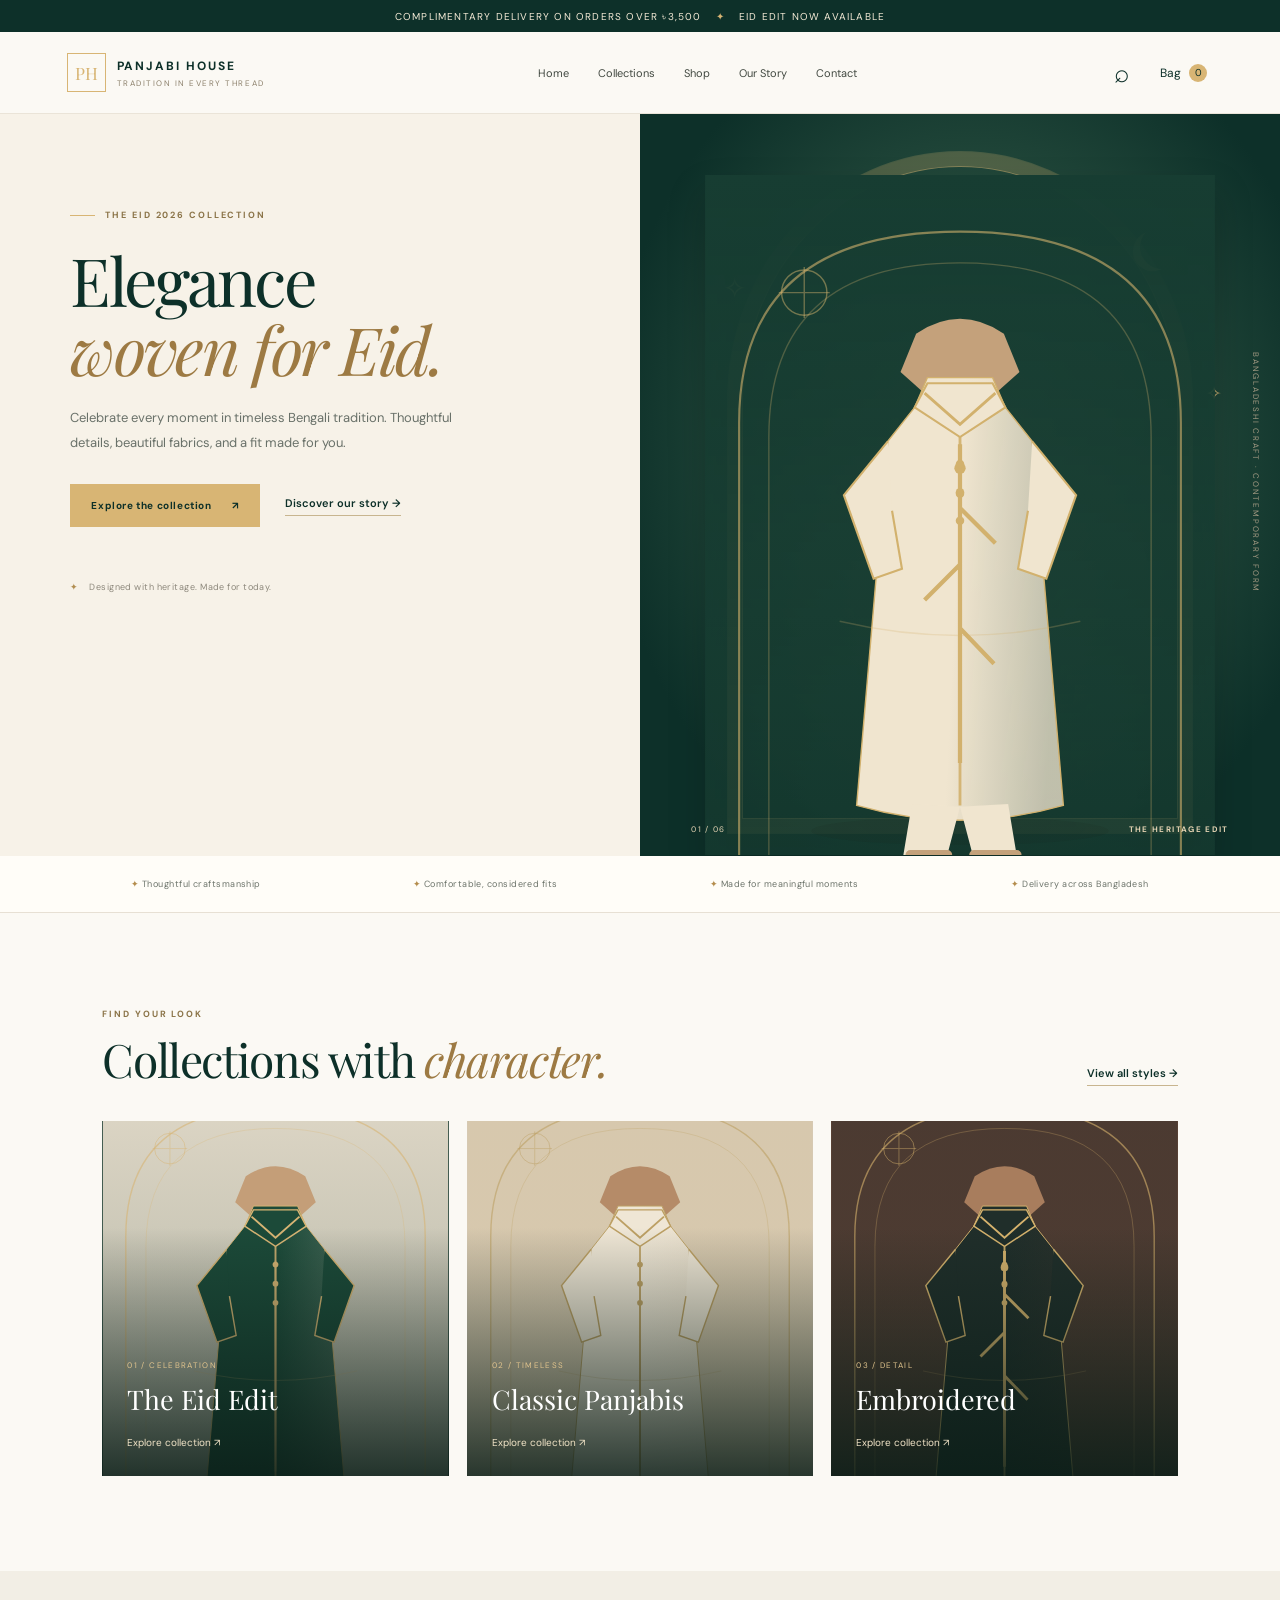
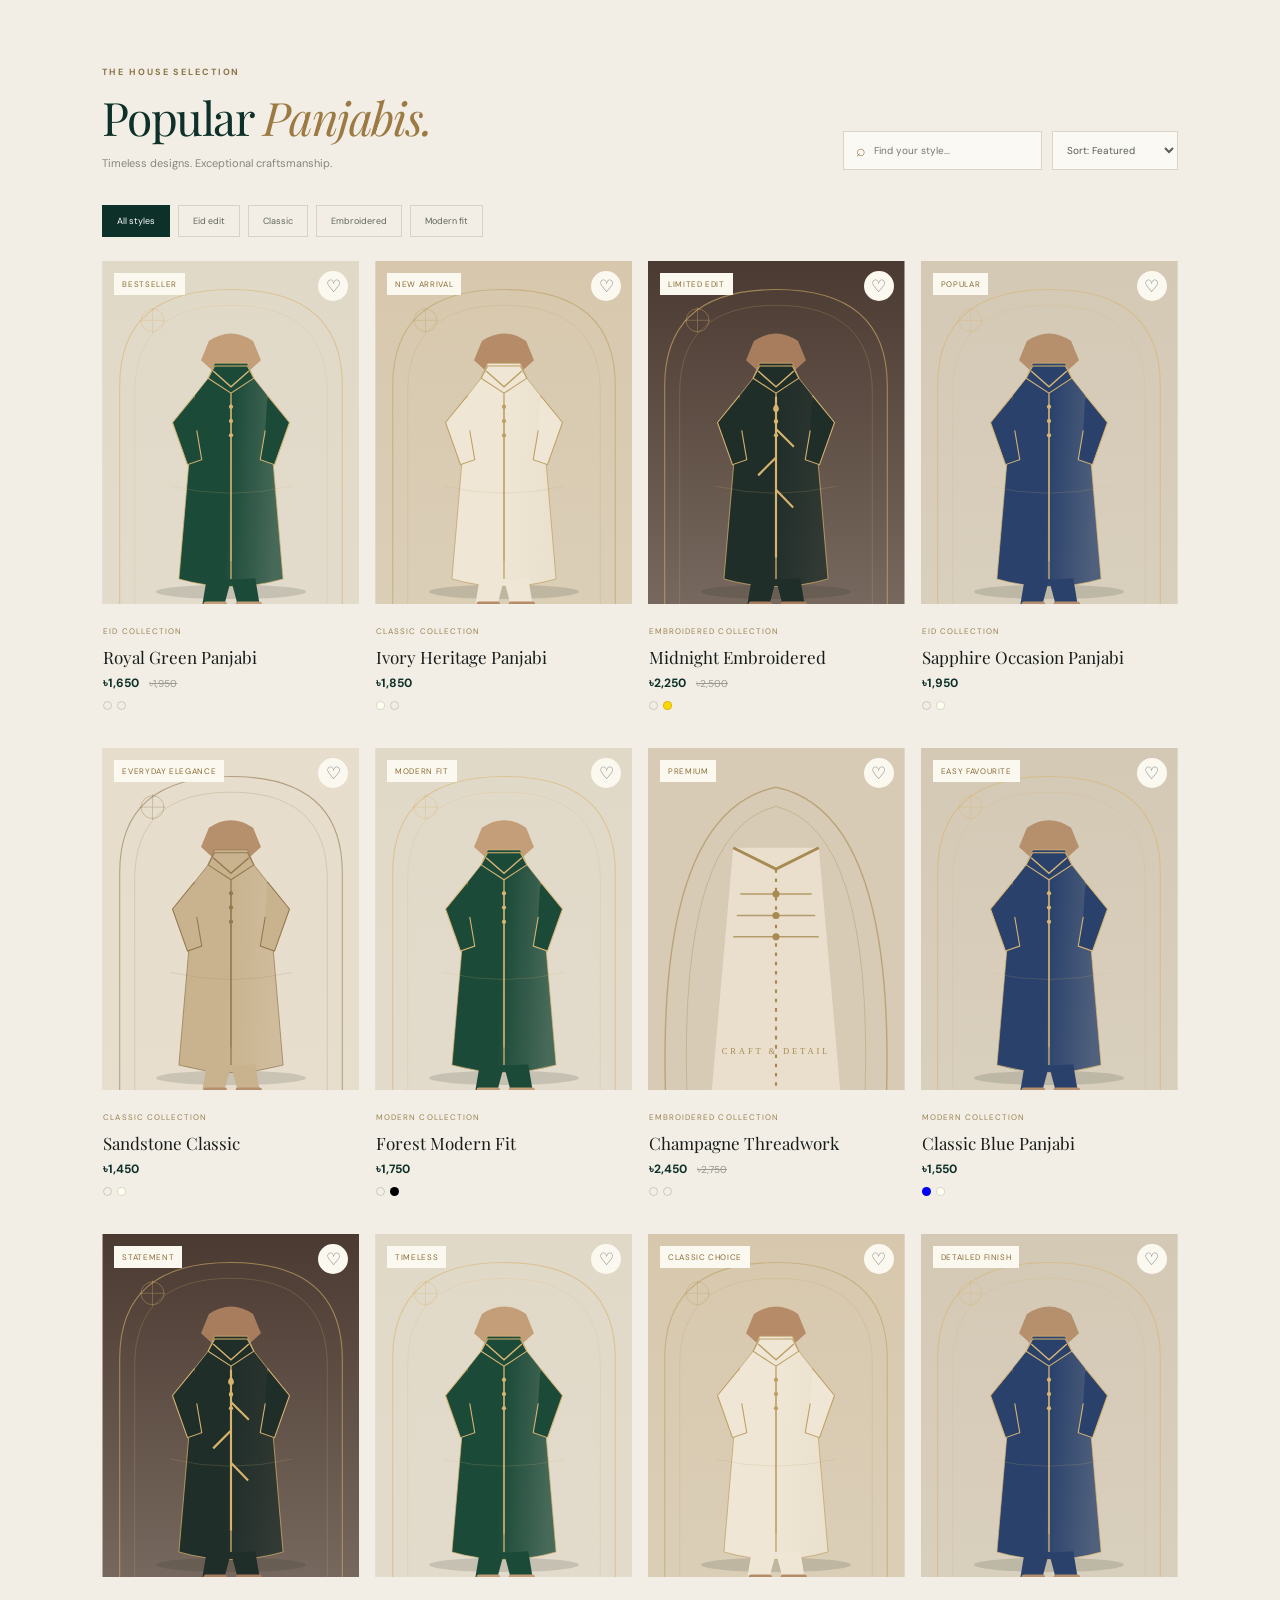
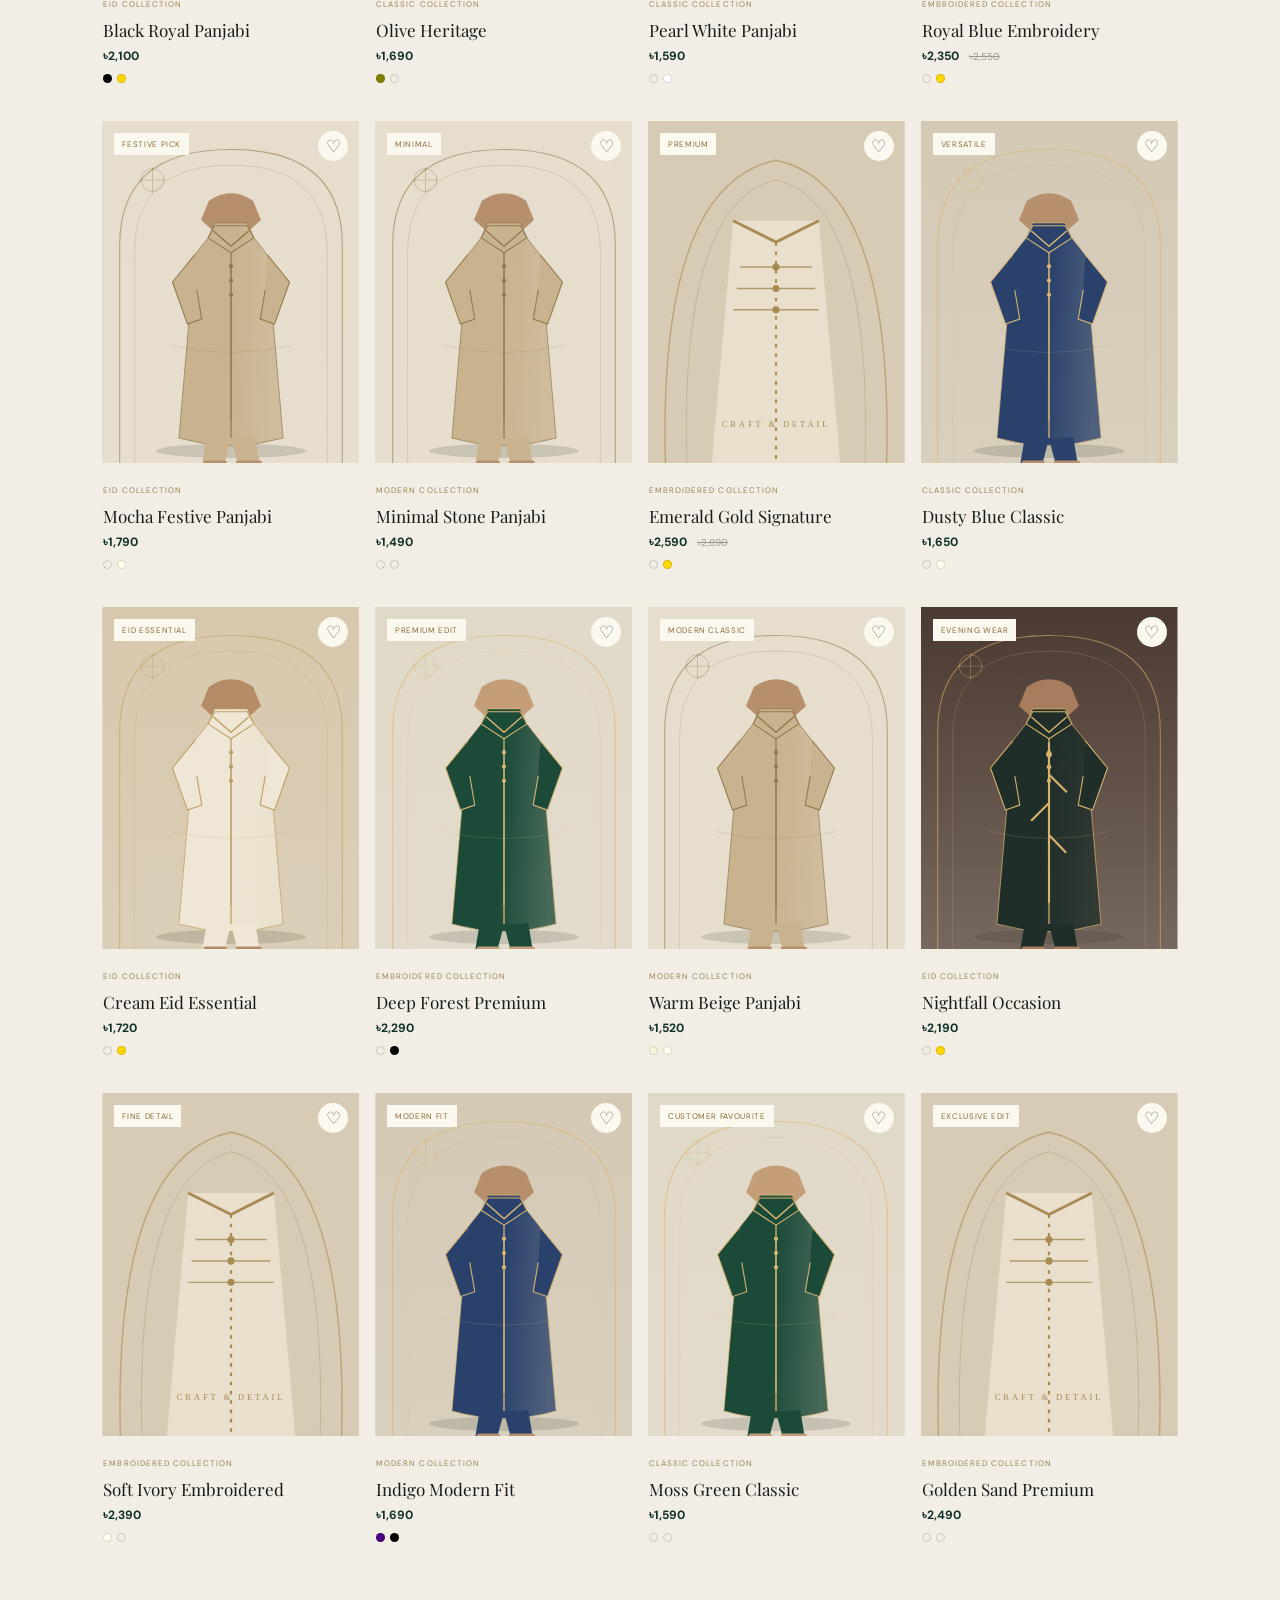
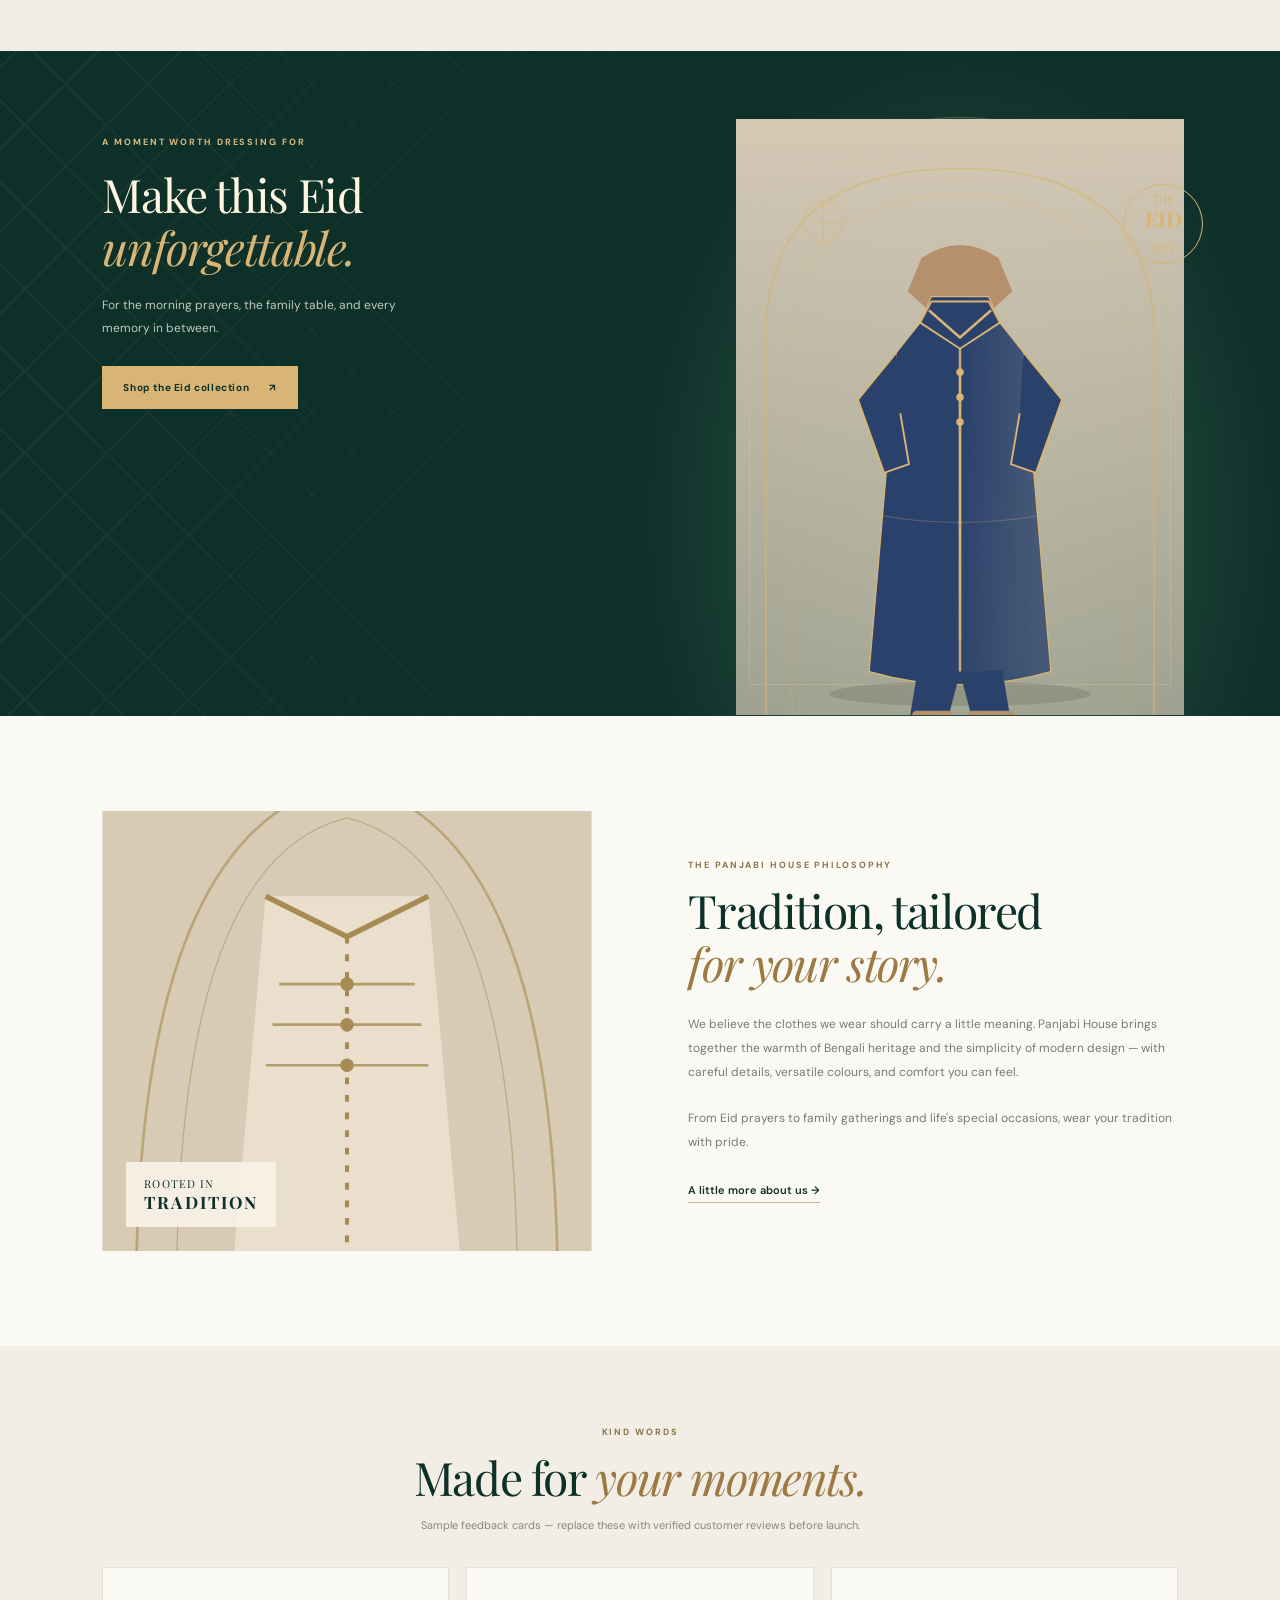
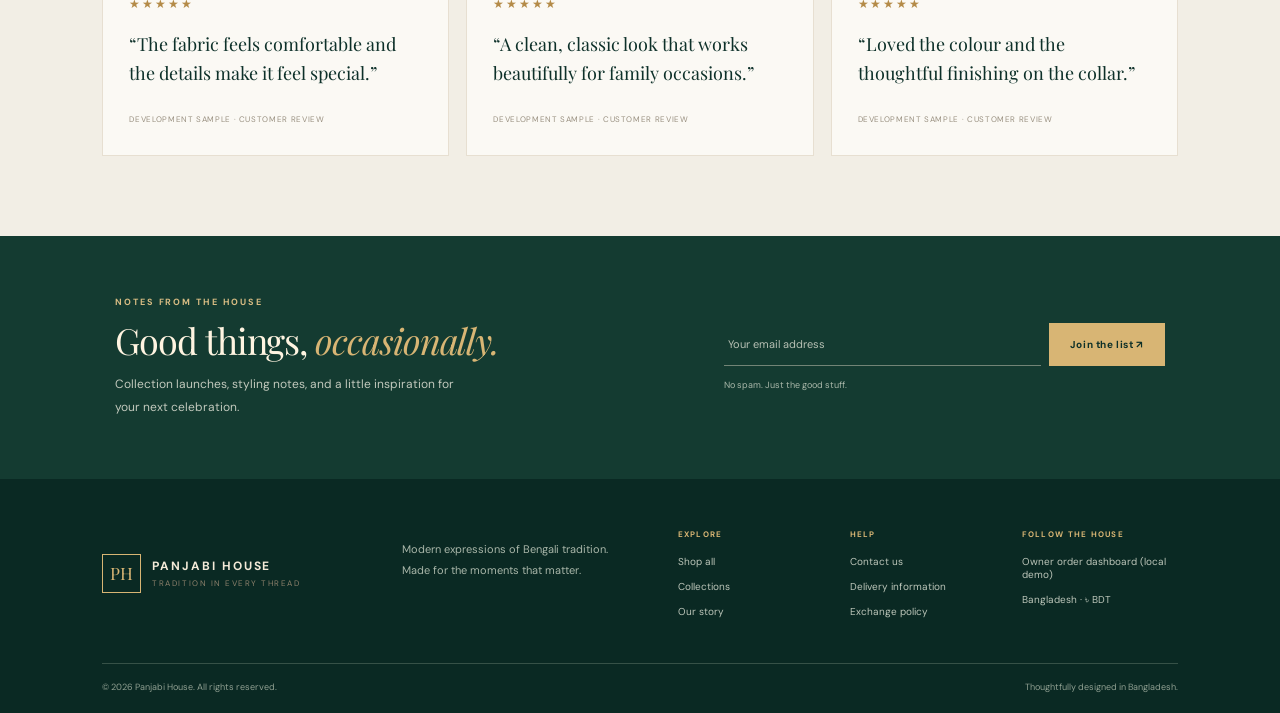
<file: panjabi-house-local-demo/index.html>
<!doctype html>
<html lang="en">
<head>
<meta charset="utf-8"><meta name="viewport" content="width=device-width,initial-scale=1">
<meta name="description" content="Panjabi House — timeless Bengali tradition in every thread."><title>Panjabi House — Tradition in Every Thread</title>
<link rel="stylesheet" href="style.css">
</head>
<body>
<div class="announcement">Complimentary delivery on orders over ৳3,500 <span>✦</span> Eid edit now available</div>
<header class="header"><a class="brand" href="#home"><span class="brand-mark">PH</span><span><b>PANJABI HOUSE</b><small>TRADITION IN EVERY THREAD</small></span></a><button class="menu-toggle" id="menuToggle" aria-label="Toggle navigation">☰</button><nav id="nav"><a href="#home">Home</a><a href="#collections">Collections</a><a href="#shop">Shop</a><a href="#story">Our Story</a><a href="#contact">Contact</a></nav><div class="head-actions"><button id="searchToggle" aria-label="Search">⌕</button><button id="cartOpen" aria-label="Open cart">Bag <span class="count" id="cartCount">0</span></button></div></header>
<main id="home">
<section class="hero"><div class="hero-copy"><div class="eyebrow"><span></span> THE EID 2026 COLLECTION</div><h1>Elegance<br><i>woven for Eid.</i></h1><p>Celebrate every moment in timeless Bengali tradition. Thoughtful details, beautiful fabrics, and a fit made for you.</p><div class="hero-buttons"><a class="btn btn-gold" href="#shop">Explore the collection <span>↗</span></a><a class="text-link" href="#story">Discover our story <span>→</span></a></div><div class="hero-note"><span>✦</span> Designed with heritage. Made for today.</div></div><div class="hero-art"><div class="arch"></div><div class="moon"></div><div class="lantern lantern-one">✧</div><div class="lantern lantern-two">✧</div><img src="assets/hero-panjabi.svg" alt="Illustration of a model wearing an ivory embroidered Panjabi"><div class="art-caption"><span>01 / 06</span><b>THE HERITAGE EDIT</b></div></div><div class="vertical-label">BANGLADESHI CRAFT · CONTEMPORARY FORM</div></section>
<div class="trust-strip"><span>✦ Thoughtful craftsmanship</span><span>✦ Comfortable, considered fits</span><span>✦ Made for meaningful moments</span><span>✦ Delivery across Bangladesh</span></div>
<section class="section collections" id="collections"><div class="section-heading"><div><div class="eyebrow">FIND YOUR LOOK</div><h2>Collections with <i>character.</i></h2></div><a class="text-link" href="#shop">View all styles →</a></div><div class="collection-grid"><a class="collection-card c1" href="#shop" data-category="Eid"><img src="assets/green-panjabi.svg" alt="Green Panjabi illustration"><div><small>01 / CELEBRATION</small><h3>The Eid Edit</h3><span>Explore collection ↗</span></div></a><a class="collection-card c2" href="#shop" data-category="Classic"><img src="assets/ivory-panjabi.svg" alt="Ivory Panjabi illustration"><div><small>02 / TIMELESS</small><h3>Classic Panjabis</h3><span>Explore collection ↗</span></div></a><a class="collection-card c3" href="#shop" data-category="Embroidered"><img src="assets/embroidered-panjabi.svg" alt="Embroidered Panjabi illustration"><div><small>03 / DETAIL</small><h3>Embroidered</h3><span>Explore collection ↗</span></div></a></div></section>
<section class="section shop" id="shop"><div class="section-heading"><div><div class="eyebrow">THE HOUSE SELECTION</div><h2>Popular <i>Panjabis.</i></h2><p class="muted">Timeless designs. Exceptional craftsmanship.</p></div><div class="shop-tools"><label class="search-box">⌕ <input id="searchInput" type="search" placeholder="Find your style..."></label><select id="sortSelect" aria-label="Sort products"><option value="popular">Sort: Featured</option><option value="low">Price: Low to high</option><option value="high">Price: High to low</option></select></div></div><div class="filters" id="filters"><button class="filter active" data-filter="All">All styles</button><button class="filter" data-filter="Eid">Eid edit</button><button class="filter" data-filter="Classic">Classic</button><button class="filter" data-filter="Embroidered">Embroidered</button><button class="filter" data-filter="Modern">Modern fit</button></div><div class="product-grid" id="productGrid"></div><div class="empty-state" id="emptyState" hidden>No styles found. Try a different search.</div></section>
<section class="campaign"><div class="campaign-pattern"></div><div class="campaign-copy"><div class="eyebrow light">A MOMENT WORTH DRESSING FOR</div><h2>Make this Eid<br><i>unforgettable.</i></h2><p>For the morning prayers, the family table, and every memory in between.</p><a class="btn btn-gold" href="#shop">Shop the Eid collection <span>↗</span></a></div><div class="campaign-art"><img src="assets/blue-panjabi.svg" alt="Illustration of a deep blue traditional Panjabi"><div class="campaign-seal">THE<br><b>EID</b><br>EDIT</div></div></section>
<section class="section story" id="story"><div class="story-art"><img src="assets/detail-panjabi.svg" alt="Illustration inspired by traditional Panjabi fabric and embroidery"><span class="story-stamp">ROOTED IN<br><b>TRADITION</b></span></div><div class="story-copy"><div class="eyebrow">THE PANJABI HOUSE PHILOSOPHY</div><h2>Tradition, tailored<br><i>for your story.</i></h2><p>We believe the clothes we wear should carry a little meaning. Panjabi House brings together the warmth of Bengali heritage and the simplicity of modern design — with careful details, versatile colours, and comfort you can feel.</p><p>From Eid prayers to family gatherings and life's special occasions, wear your tradition with pride.</p><a class="text-link" href="#contact">A little more about us →</a></div></section>
<section class="testimonials"><div class="section-heading centered"><div><div class="eyebrow">KIND WORDS</div><h2>Made for <i>your moments.</i></h2><p class="muted">Sample feedback cards — replace these with verified customer reviews before launch.</p></div></div><div class="quote-grid"><article><div class="stars">★★★★★</div><p>“The fabric feels comfortable and the details make it feel special.”</p><small>DEVELOPMENT SAMPLE · CUSTOMER REVIEW</small></article><article><div class="stars">★★★★★</div><p>“A clean, classic look that works beautifully for family occasions.”</p><small>DEVELOPMENT SAMPLE · CUSTOMER REVIEW</small></article><article><div class="stars">★★★★★</div><p>“Loved the colour and the thoughtful finishing on the collar.”</p><small>DEVELOPMENT SAMPLE · CUSTOMER REVIEW</small></article></div></section>
<section class="newsletter" id="contact"><div><div class="eyebrow light">NOTES FROM THE HOUSE</div><h2>Good things, <i>occasionally.</i></h2><p>Collection launches, styling notes, and a little inspiration for your next celebration.</p></div><form id="newsletterForm"><label class="sr-only" for="newsletterEmail">Email address</label><input id="newsletterEmail" type="email" placeholder="Your email address" required><button class="btn btn-gold" type="submit">Join the list ↗</button><small id="newsletterMessage">No spam. Just the good stuff.</small></form></section>
</main>
<footer class="footer"><div class="footer-main"><a class="brand brand-footer" href="#home"><span class="brand-mark">PH</span><span><b>PANJABI HOUSE</b><small>TRADITION IN EVERY THREAD</small></span></a><p>Modern expressions of Bengali tradition.<br>Made for the moments that matter.</p><div class="footer-links"><div><b>EXPLORE</b><a href="#shop">Shop all</a><a href="#collections">Collections</a><a href="#story">Our story</a></div><div><b>HELP</b><a href="#contact">Contact us</a><a href="#contact">Delivery information</a><a href="#contact">Exchange policy</a></div><div><b>FOLLOW THE HOUSE</b><a href="admin.html">Owner order dashboard (local demo)</a><span>Bangladesh · ৳ BDT</span></div></div></div><div class="footer-bottom"><span>© 2026 Panjabi House. All rights reserved.</span><span>Thoughtfully designed in Bangladesh.</span></div></footer>
<div class="overlay" id="overlay"></div><aside class="cart-drawer" id="cartDrawer" aria-label="Shopping cart" aria-hidden="true"><div class="drawer-head"><div><small>YOUR SELECTION</small><h2>Your bag <span id="drawerCount">(0)</span></h2></div><button id="cartClose" aria-label="Close cart">×</button></div><div id="cartItems" class="cart-items"></div><div id="cartEmpty" class="cart-empty"><div class="empty-bag">PH</div><h3>Your bag is waiting.</h3><p>Discover a piece for your next occasion.</p><button class="btn btn-dark" id="continueShopping">Explore styles</button></div><div class="cart-bottom" id="cartBottom" hidden><div class="subtotal"><span>Subtotal</span><b id="cartSubtotal">৳0</b></div><p>Delivery charge is confirmed when your order is placed.</p><button class="btn btn-dark full" id="checkoutBtn">Continue to checkout ↗</button><small>Demo store · no payment will be collected.</small></div></aside>
<div class="modal" id="productModal" aria-hidden="true"><div class="modal-card"><button class="modal-close" id="modalClose" aria-label="Close">×</button><div id="modalContent"></div></div></div>
<div class="toast" id="toast" role="status"></div>

<div class="modal" id="checkoutModal" aria-hidden="true"><div class="modal-card checkout-card"><button class="modal-close" id="checkoutClose" aria-label="Close checkout">×</button><div class="eyebrow">CASH ON DELIVERY</div><h2>Delivery <i>details.</i></h2><p class="muted">Please enter a phone number we can reach to confirm your order.</p><form id="checkoutForm" class="ph-checkout"><label>Full name<input name="name" required maxlength="100" autocomplete="name"></label><label>Phone number<input name="phone" type="tel" required maxlength="25" autocomplete="tel" placeholder="01XXXXXXXXX"></label><label>District / city<input name="district" required maxlength="100" autocomplete="address-level2"></label><label>Delivery area<select id="deliveryArea" name="area" required><option value="">Choose delivery area</option><option value="inside">Inside Dhaka — ৳70</option><option value="outside">Outside Dhaka — ৳130</option></select></label><label class="wide">Full delivery address<textarea name="address" required maxlength="500" rows="3" autocomplete="street-address"></textarea></label><label class="wide">Order notes (optional)<textarea name="notes" maxlength="500" rows="2"></textarea></label><div class="checkout-totals wide"><div><span>Subtotal</span><b id="checkoutSubtotal">৳0</b></div><div><span>Delivery</span><b id="checkoutDelivery">Choose area</b></div><div class="grand"><span>Total to pay on delivery</span><b id="checkoutTotal">৳0</b></div></div><button class="btn btn-dark full wide" type="submit">Place COD order</button><small class="wide">No online payment is collected. This is a local demo. Orders are saved only in this browser on this computer.</small></form></div></div>
<style>.checkout-card{max-width:650px!important;max-height:90vh;overflow:auto}.ph-checkout{display:grid;grid-template-columns:1fr 1fr;gap:13px;margin-top:20px}.ph-checkout label{font-size:12px;display:grid;gap:6px;color:#173d32}.ph-checkout input,.ph-checkout select,.ph-checkout textarea{width:100%;border:1px solid #d9d0c0;background:#fffdf8;padding:12px;font:inherit;color:#173d32;border-radius:2px}.ph-checkout .wide{grid-column:1/-1}.checkout-totals{background:#f7f2e8;padding:14px}.checkout-totals>div{display:flex;justify-content:space-between;padding:6px 0}.checkout-totals .grand{border-top:1px solid #d9d0c0;margin-top:5px;padding-top:12px;font-size:16px}@media(max-width:560px){.ph-checkout{grid-template-columns:1fr}.ph-checkout .wide{grid-column:auto}}</style>
<script src="script.js"></script>
</body></html>
</file>
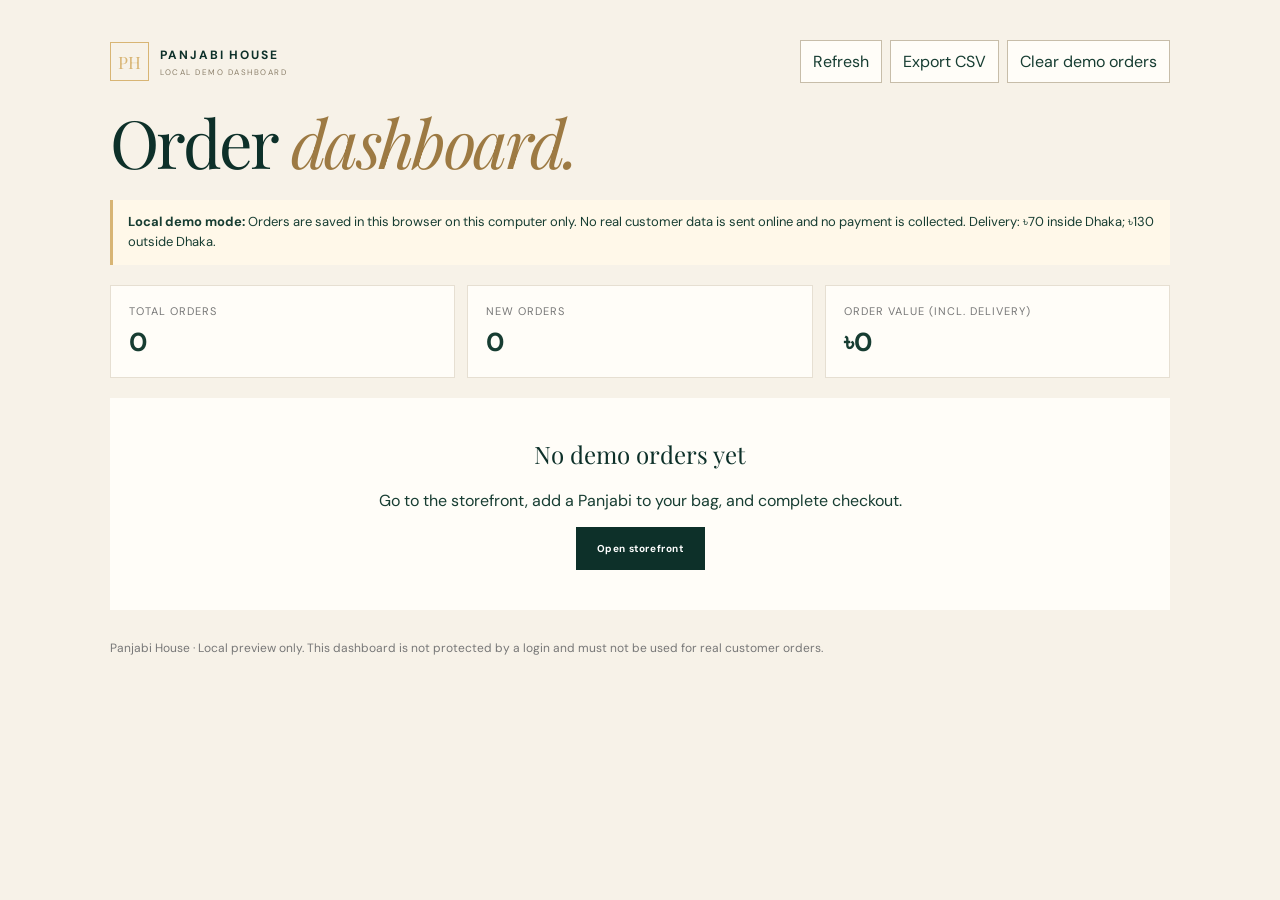
<file: panjabi-house-local-demo/admin.html>
<!doctype html><html lang="en"><head><meta charset="utf-8"><meta name="viewport" content="width=device-width,initial-scale=1"><title>Panjabi House · Local Demo Orders</title><link rel="stylesheet" href="style.css"><style>
body{background:#f7f2e8;color:#173d32}.admin-wrap{max-width:1100px;margin:40px auto;padding:0 20px}.admin-top,.order-head{display:flex;justify-content:space-between;align-items:center;gap:14px;flex-wrap:wrap}.admin-top{margin-bottom:24px}.admin-top h1{font-size:34px}.admin-actions{display:flex;gap:8px;flex-wrap:wrap}.admin-actions button,.status-select{border:1px solid #c7bda9;background:#fffdf8;padding:10px 12px;cursor:pointer;color:#173d32}.admin-note{background:#fff8e9;border-left:3px solid #d8b574;padding:12px 15px;margin:16px 0;font-size:13px;line-height:1.6}.admin-stats{display:grid;grid-template-columns:repeat(3,1fr);gap:12px;margin:20px 0}.stat,.order-card{background:#fffdf8;border:1px solid #e6dfd2;padding:18px}.stat small{display:block;color:#777;font-size:11px;text-transform:uppercase;letter-spacing:1px}.stat b{font-size:26px;display:block;margin-top:7px}.orders{display:grid;gap:14px}.order-head{border-bottom:1px solid #e8e0d3;padding-bottom:12px;margin-bottom:12px}.order-grid{display:grid;grid-template-columns:1fr 1fr;gap:18px}.order-card p{margin:6px 0;font-size:13px;line-height:1.5}.order-items{padding-left:18px;font-size:13px;line-height:1.8}.muted{color:#777}.admin-empty{text-align:center;padding:40px;background:#fffdf8}.hidden{display:none!important}@media(max-width:650px){.admin-stats,.order-grid{grid-template-columns:1fr}.admin-top h1{font-size:28px}}
</style></head><body><div class="admin-wrap"><div class="admin-top"><a class="brand" href="index.html"><span class="brand-mark">PH</span><span><b>PANJABI HOUSE</b><small>LOCAL DEMO DASHBOARD</small></span></a><div class="admin-actions"><button id="refreshBtn">Refresh</button><button id="exportBtn">Export CSV</button><button id="clearBtn">Clear demo orders</button></div></div><h1>Order <i>dashboard.</i></h1><div class="admin-note"><b>Local demo mode:</b> Orders are saved in this browser on this computer only. No real customer data is sent online and no payment is collected. Delivery: ৳70 inside Dhaka; ৳130 outside Dhaka.</div><div class="admin-stats"><div class="stat"><small>Total orders</small><b id="statOrders">0</b></div><div class="stat"><small>New orders</small><b id="statNew">0</b></div><div class="stat"><small>Order value (incl. delivery)</small><b id="statSales">৳0</b></div></div><div id="orders" class="orders"></div><p class="muted" style="font-size:12px;margin-top:30px">Panjabi House · Local preview only. This dashboard is not protected by a login and must not be used for real customer orders.</p></div><script>
const $=s=>document.querySelector(s),money=n=>'৳'+Number(n||0).toLocaleString('en-BD');let orders=[];function esc(v){return String(v??'').replace(/[&<>"']/g,c=>({'&':'&amp;','<':'&lt;','>':'&gt;','"':'&quot;',"'":'&#39;'}[c]))}
function loadOrders(){orders=JSON.parse(localStorage.getItem('ph-demo-orders')||'[]');$('#statOrders').textContent=orders.length;$('#statNew').textContent=orders.filter(o=>o.status==='New').length;$('#statSales').textContent=money(orders.reduce((s,o)=>s+Number(o.total||0),0));if(!orders.length){$('#orders').innerHTML='<div class="admin-empty"><h2>No demo orders yet</h2><p>Go to the storefront, add a Panjabi to your bag, and complete checkout.</p><a class="btn btn-dark" href="index.html#shop">Open storefront</a></div>';return}$('#orders').innerHTML=orders.map(o=>`<article class="order-card"><div class="order-head"><div><h3>${esc(o.order_code)}</h3><small>${esc(new Date(o.created_at).toLocaleString())}</small></div><label>Status <select class="status-select" data-status="${esc(o.id)}">${['New','Confirmed','Processing','Shipped','Delivered','Cancelled'].map(s=>`<option ${o.status===s?'selected':''}>${s}</option>`).join('')}</select></label></div><div class="order-grid"><div><b>Customer</b><p>${esc(o.customer_name)}<br>${esc(o.phone)}<br>${esc(o.district)} · ${esc(o.delivery_area)}<br>${esc(o.address)}</p>${o.notes?`<p><b>Notes:</b> ${esc(o.notes)}</p>`:''}<p><b>Payment:</b> Cash on Delivery (demo)</p></div><div><b>Items</b><ul class="order-items">${(o.items||[]).map(i=>`<li>${esc(i.name)} · ${esc(i.size)}, ${esc(i.color)} × ${Number(i.qty)} — ${money(Number(i.price)*Number(i.qty))}</li>`).join('')}</ul><p>Subtotal: <b>${money(o.subtotal)}</b></p><p>Delivery: <b>${money(o.delivery_fee)}</b></p><p>Total (COD): <b>${money(o.total)}</b></p></div></div></article>`).join('');document.querySelectorAll('[data-status]').forEach(el=>el.addEventListener('change',()=>{let o=orders.find(x=>x.id===el.dataset.status);if(o){o.status=el.value;localStorage.setItem('ph-demo-orders',JSON.stringify(orders));loadOrders()}}))}
$('#refreshBtn').onclick=loadOrders;$('#clearBtn').onclick=()=>{if(confirm('Delete all local demo orders from this browser?')){localStorage.removeItem('ph-demo-orders');loadOrders()}};$('#exportBtn').onclick=()=>{if(!orders.length){alert('No orders to export.');return}let rows=[['Order ID','Date','Name','Phone','District','Area','Address','Items','Subtotal','Delivery','Total','Status'],...orders.map(o=>[o.order_code,o.created_at,o.customer_name,o.phone,o.district,o.delivery_area,o.address,(o.items||[]).map(i=>`${i.name} x${i.qty} (${i.size})`).join('; '),o.subtotal,o.delivery_fee,o.total,o.status])];let csv=rows.map(r=>r.map(v=>'"'+String(v??'').replace(/"/g,'""')+'"').join(',')).join('\r\n');let a=document.createElement('a');a.href=URL.createObjectURL(new Blob(['\ufeff'+csv],{type:'text/csv;charset=utf-8;'}));a.download='panjabi-house-demo-orders.csv';a.click();URL.revokeObjectURL(a.href)};loadOrders();
</script></body></html>
</file>
<file: panjabi-house-local-demo/style.css>
@import url('https://fonts.googleapis.com/css2?family=DM+Sans:wght@400;500;600;700&family=Playfair+Display:ital,wght@0,400;0,500;0,600;1,400;1,500&display=swap');
:root{--green:#0d3029;--green2:#16463a;--ivory:#f7f2e8;--gold:#d8b574;--sand:#d9c8a9;--ink:#171b19;--muted:#73786f;--line:#e7e0d4}*{box-sizing:border-box}html{scroll-behavior:smooth;scroll-padding-top:90px}body{margin:0;background:#fbf9f4;color:var(--ink);font-family:'DM Sans',Arial,sans-serif}button,input,select{font:inherit}button,a{ -webkit-tap-highlight-color:transparent}a{color:inherit;text-decoration:none}button{cursor:pointer}.announcement{height:32px;display:flex;align-items:center;justify-content:center;gap:14px;background:var(--green);color:#f5ebd7;font-size:10px;letter-spacing:.12em;text-transform:uppercase}.announcement span{color:var(--gold)}.header{height:82px;padding:0 5.2%;display:flex;align-items:center;justify-content:space-between;background:#fbf9f4;position:sticky;top:0;z-index:20;border-bottom:1px solid #eae4d8}.brand{display:flex;align-items:center;gap:11px;min-width:220px}.brand-mark{height:39px;width:39px;border:1px solid var(--gold);display:grid;place-items:center;color:var(--gold);font-family:'Playfair Display',serif;font-size:17px}.brand b{display:block;font-size:12px;letter-spacing:.16em;color:var(--green)}.brand small{display:block;margin-top:4px;font-size:8px;letter-spacing:.19em;color:#8c806b}.header nav{display:flex;gap:29px}.header nav a{font-size:11px;color:#424941;transition:color .2s}.header nav a:hover,.text-link:hover{color:#a47a37}.head-actions{display:flex;align-items:center;gap:18px}.head-actions button{background:none;border:0;color:var(--green);font-size:12px}.head-actions button:first-child{font-size:26px}.count{display:inline-grid;place-items:center;background:var(--gold);color:var(--green);border-radius:50%;height:18px;min-width:18px;font-size:10px;margin-left:5px}.menu-toggle{display:none;border:0;background:none;font-size:24px;color:var(--green)}.hero{min-height:570px;display:grid;grid-template-columns:1fr 1fr;position:relative;overflow:hidden;background:var(--ivory)}.hero-copy{padding:95px 4vw 72px 11%;position:relative;z-index:2}.eyebrow{font-size:9px;letter-spacing:.21em;font-weight:700;color:#8b7448;text-transform:uppercase;display:flex;align-items:center;gap:10px}.eyebrow span{width:25px;height:1px;background:var(--gold)}h1,h2,h3,p{margin-top:0}h1,h2{font-family:'Playfair Display',Georgia,serif;font-weight:400;color:var(--green)}h1{font-size:clamp(48px,5.2vw,77px);line-height:1.03;letter-spacing:-.04em;margin:25px 0 23px}h1 i,h2 i{font-weight:400;color:#9d7a43} .hero-copy>p{font-size:13px;line-height:1.9;color:#697169;max-width:390px}.hero-buttons{display:flex;align-items:center;gap:25px;margin-top:29px}.btn{display:inline-flex;align-items:center;justify-content:center;gap:20px;padding:15px 21px;border:0;font-size:10px;letter-spacing:.06em;font-weight:700;transition:transform .2s,background .2s}.btn:hover{transform:translateY(-2px)}.btn-gold{background:var(--gold);color:var(--green)}.btn-gold:hover{background:#e4c68b}.btn-dark{background:var(--green);color:#fff}.text-link{font-size:11px;color:var(--green);font-weight:600;border-bottom:1px solid #c8b58f;padding-bottom:5px}.hero-note{margin-top:54px;color:#8d887c;font-size:9px;letter-spacing:.05em}.hero-note span{color:#b18d50;margin-right:8px}.hero-art{position:relative;background:#193b31;overflow:hidden;min-height:570px;display:flex;justify-content:center;align-items:flex-end}.hero-art:before{content:'';position:absolute;inset:0;background:radial-gradient(ellipse at 52% 45%,#456553 0%,#23493b 44%,#0d3029 78%)}.arch{position:absolute;width:68%;height:88%;top:7%;border:1px solid rgba(216,181,116,.55);border-radius:50% 50% 0 0 / 36% 36% 0 0;box-shadow:0 0 0 14px rgba(216,181,116,.04),0 0 0 15px rgba(216,181,116,.22)}.moon{position:absolute;right:15%;top:15%;width:44px;height:44px;border-radius:50%;box-shadow:-10px 0 0 -2px var(--gold);transform:rotate(-25deg);opacity:.8}.hero-art img{position:relative;z-index:2;height:92%;max-width:87%;object-fit:contain;filter:drop-shadow(0 20px 18px rgba(0,0,0,.2))}.lantern{position:absolute;color:var(--gold);font-size:28px;opacity:.8}.lantern-one{top:21%;left:13%}.lantern-two{top:36%;right:9%;font-size:19px}.art-caption{position:absolute;bottom:22px;left:8%;right:8%;display:flex;justify-content:space-between;color:#e5d4b4;font-size:8px;letter-spacing:.17em;z-index:3}.vertical-label{position:absolute;right:1.5%;top:32%;writing-mode:vertical-rl;font-size:8px;letter-spacing:.22em;color:#a39a83}.trust-strip{display:flex;justify-content:space-around;gap:18px;padding:22px 5%;background:#fffdf8;border-bottom:1px solid var(--line);color:#6d746b;font-size:9px;letter-spacing:.05em}.trust-strip span::first-letter{color:#b48c4c}.section{padding:95px 8%}.section-heading{display:flex;align-items:end;justify-content:space-between;gap:25px;margin-bottom:35px}.section-heading h2,.story h2,.campaign h2,.newsletter h2{font-size:clamp(34px,3.6vw,49px);line-height:1.15;letter-spacing:-.03em;margin:13px 0 0}.collection-grid{display:grid;grid-template-columns:repeat(3,1fr);gap:18px}.collection-card{min-height:355px;position:relative;overflow:hidden;display:flex;align-items:flex-end;background:#d9d1c0}.collection-card:after{content:'';position:absolute;inset:0;background:linear-gradient(0deg,rgba(10,29,23,.85),transparent 70%)}.collection-card img{position:absolute;width:100%;height:100%;object-fit:cover;transition:transform .6s}.collection-card:hover img{transform:scale(1.045)}.collection-card>div{position:relative;z-index:1;padding:25px;color:#fff}.collection-card small{font-size:8px;letter-spacing:.17em;color:#e1c48d}.collection-card h3{font-family:'Playfair Display',serif;font-size:27px;font-weight:400;margin:8px 0 13px}.collection-card span{font-size:10px;color:#f3e5c8}.c1{background:#183a30}.c2{background:#d6c9b3}.c3{background:#5b4336}.shop{background:#f2eee5}.muted{font-size:11px;color:#85877f;margin:12px 0 0}.shop-tools{display:flex;gap:10px}.search-box{display:flex;align-items:center;gap:8px;border:1px solid #dcd4c6;background:#fbf9f4;padding:0 12px;color:#9c855b}.search-box input{border:0;outline:0;background:transparent;width:155px;padding:12px 0;font-size:10px}.shop-tools select{border:1px solid #dcd4c6;background:#fbf9f4;padding:0 10px;font-size:10px;color:#575e55}.filters{display:flex;gap:8px;flex-wrap:wrap;margin-bottom:24px}.filter{background:transparent;border:1px solid #d9d1c4;padding:9px 14px;font-size:9px;color:#60665d}.filter.active,.filter:hover{background:var(--green);border-color:var(--green);color:#fff}.product-grid{display:grid;grid-template-columns:repeat(4,minmax(0,1fr));gap:24px 16px}.product-card{min-width:0}.product-image{position:relative;aspect-ratio:3/4;background:#e6dfd2;overflow:hidden;cursor:pointer}.product-image img{width:100%;height:100%;object-fit:cover;transition:transform .45s}.product-card:hover .product-image img{transform:scale(1.035)}.badge{position:absolute;top:12px;left:12px;background:#fbf8ef;padding:6px 8px;color:#8b6b36;font-size:8px;letter-spacing:.08em;text-transform:uppercase}.wish{position:absolute;right:11px;top:10px;background:#fbf8ef;border:0;border-radius:50%;height:30px;width:30px;font-size:17px;color:#777}.wish.on{color:#9d4545}.quick-add{position:absolute;bottom:0;left:0;width:100%;border:0;padding:13px;background:rgba(13,48,41,.94);color:#fff;font-size:9px;letter-spacing:.1em;transform:translateY(100%);transition:transform .25s}.product-card:hover .quick-add,.quick-add:focus{transform:translateY(0)}.product-info{padding:14px 1px}.product-category{font-size:8px;color:#9b8152;letter-spacing:.13em;text-transform:uppercase}.product-info h3{font-family:'Playfair Display',serif;font-size:17px;font-weight:400;margin:7px 0}.product-price{font-size:12px;font-weight:700;color:var(--green)}.product-price del{color:#9a9a91;font-size:10px;font-weight:400;margin-left:7px}.color-dots{display:flex;gap:5px;margin-top:10px}.color-dots span{height:9px;width:9px;border-radius:50%;border:1px solid rgba(0,0,0,.15)}.empty-state{text-align:center;padding:45px;color:#6e746b}.campaign{background:var(--green);color:#f6f0e4;display:grid;grid-template-columns:1fr 1fr;min-height:440px;position:relative;overflow:hidden}.campaign-copy{padding:85px 8% 75px 16%;position:relative;z-index:2}.eyebrow.light{color:#d8bc83}.campaign h2{color:#fff5e3;margin:20px 0}.campaign h2 i,.newsletter h2 i{color:var(--gold)}.campaign p,.newsletter p{font-size:12px;line-height:1.9;color:#c2c9bd;max-width:340px;margin-bottom:27px}.campaign-art{position:relative;display:flex;justify-content:center;align-items:flex-end;background:radial-gradient(ellipse at 50% 70%,#355d49,#0d3029 72%)}.campaign-art:before{content:'';position:absolute;left:17%;right:17%;top:10%;height:85%;border:1px solid rgba(216,181,116,.35);border-radius:50% 50% 0 0/30% 30% 0 0}.campaign-art img{height:90%;max-width:78%;object-fit:contain;position:relative;z-index:1}.campaign-seal{position:absolute;right:12%;top:20%;height:80px;width:80px;border:1px solid var(--gold);border-radius:50%;display:grid;align-content:center;text-align:center;color:var(--gold);font-family:'Playfair Display',serif;font-size:11px;line-height:1.15;z-index:2}.campaign-seal b{font-size:21px}.campaign-pattern{position:absolute;inset:0;opacity:.07;background-image:repeating-linear-gradient(45deg,transparent 0 28px,#d8b574 29px 30px,transparent 31px 58px),repeating-linear-gradient(-45deg,transparent 0 28px,#d8b574 29px 30px,transparent 31px 58px);mask-image:linear-gradient(90deg,#000,transparent 60%)}.story{display:grid;grid-template-columns:1fr 1fr;gap:9%;align-items:center}.story-art{height:440px;background:#e7ddca;position:relative;display:flex;justify-content:center;align-items:center;overflow:hidden}.story-art img{width:100%;height:100%;object-fit:cover}.story-stamp{position:absolute;bottom:24px;left:24px;background:#f8f2e7eF;padding:14px 18px;font-family:'Playfair Display',serif;font-size:11px;letter-spacing:.1em;color:var(--green)}.story-stamp b{font-size:17px;letter-spacing:.12em}.story-copy p{font-size:12px;line-height:2;color:#777b71;margin:22px 0}.story-copy .text-link{display:inline-block;margin-top:7px}.testimonials{padding:80px 8%;background:#f2eee5}.centered{justify-content:center;text-align:center}.centered .eyebrow{justify-content:center}.centered .muted{margin-top:14px}.quote-grid{display:grid;grid-template-columns:repeat(3,1fr);gap:17px}.quote-grid article{background:#fbf9f4;padding:28px 26px;border:1px solid #e7dfd1}.stars{color:#b48b48;letter-spacing:.15em;font-size:12px;margin-bottom:18px}.quote-grid p{font-family:'Playfair Display',serif;font-size:18px;line-height:1.6;color:var(--green)}.quote-grid small{font-size:8px;color:#999080;letter-spacing:.08em}.newsletter{padding:60px 9%;background:#143b31;display:flex;align-items:center;justify-content:space-between;gap:35px}.newsletter h2{color:#fff4e1;font-size:36px;margin:12px 0}.newsletter p{margin:0}.newsletter form{display:grid;grid-template-columns:1fr auto;gap:8px;min-width:42%;max-width:480px}.newsletter input{min-width:0;background:transparent;border:0;border-bottom:1px solid #728476;padding:13px 4px;color:#fff;outline:0;font-size:11px}.newsletter input::placeholder{color:#b7c0b4}.newsletter form small{grid-column:1/-1;color:#aab8aa;font-size:9px;margin-top:5px}.footer{background:#0a2923;color:#dce1d7;padding:50px 8% 20px}.footer-main{display:grid;grid-template-columns:1.1fr 1fr 2fr;gap:25px;padding-bottom:45px}.brand-footer b{color:#f4ead8}.footer-main>p{font-size:11px;color:#a9b6a9;line-height:1.9;margin-top:10px}.footer-links{display:grid;grid-template-columns:repeat(3,1fr);gap:16px}.footer-links div{display:flex;flex-direction:column;gap:12px}.footer-links b{font-size:8px;letter-spacing:.16em;color:var(--gold);margin-bottom:4px}.footer-links a,.footer-links span{font-size:10px;color:#bdc6ba}.footer-bottom{border-top:1px solid #365147;padding-top:17px;display:flex;justify-content:space-between;font-size:9px;color:#8f9f91}.overlay{position:fixed;inset:0;background:rgba(9,24,19,.52);z-index:39;opacity:0;visibility:hidden;transition:.25s}.overlay.show{opacity:1;visibility:visible}.cart-drawer{position:fixed;z-index:40;right:0;top:0;height:100dvh;width:min(430px,100%);background:#fbf9f4;transform:translateX(100%);transition:transform .3s;display:flex;flex-direction:column;padding:28px}.cart-drawer.open{transform:translateX(0)}.drawer-head{display:flex;justify-content:space-between;align-items:center;border-bottom:1px solid var(--line);padding-bottom:20px}.drawer-head small{font-size:8px;letter-spacing:.17em;color:#9b8152}.drawer-head h2{font:30px 'Playfair Display',serif;margin:5px 0 0}.drawer-head h2 span{font:12px 'DM Sans',sans-serif;color:#92968c}.drawer-head button,.modal-close{background:none;border:0;font-size:28px;color:var(--green)}.cart-items{overflow:auto;flex:1}.cart-row{display:grid;grid-template-columns:80px 1fr auto;gap:13px;padding:17px 0;border-bottom:1px solid var(--line)}.cart-row img{width:80px;height:100px;object-fit:cover;background:#e7dfd1}.cart-row h4{font:16px 'Playfair Display',serif;margin:5px 0}.cart-row small{color:#7e8178;font-size:10px}.cart-row .row-price{font-size:12px;font-weight:700;color:var(--green);margin-top:8px}.qty{display:flex;align-items:center;gap:10px;margin-top:10px}.qty button{height:23px;width:23px;border:1px solid #ddd3c3;background:transparent}.remove{border:0;background:none;color:#9c665a;font-size:10px;margin-top:8px}.cart-empty{flex:1;display:flex;align-items:center;justify-content:center;flex-direction:column;text-align:center}.empty-bag{height:66px;width:66px;border:1px solid var(--gold);display:grid;place-items:center;color:#aa8a52;font:24px 'Playfair Display',serif;margin-bottom:17px}.cart-empty h3{font:25px 'Playfair Display',serif;color:var(--green);margin-bottom:8px}.cart-empty p{font-size:11px;color:#888e83}.cart-bottom{border-top:1px solid var(--line);padding-top:18px}.subtotal{display:flex;justify-content:space-between;font-size:12px}.subtotal b{font-size:17px;color:var(--green)}.cart-bottom p,.cart-bottom small{font-size:9px;color:#858b80;margin:12px 0}.full{width:100%}.modal{position:fixed;inset:0;z-index:50;display:none;align-items:center;justify-content:center;padding:20px;background:rgba(9,24,19,.65)}.modal.show{display:flex}.modal-card{position:relative;background:#fbf9f4;max-width:700px;width:100%;max-height:90vh;overflow:auto;padding:35px}.modal-close{position:absolute;right:15px;top:10px;z-index:2}.modal-product{display:grid;grid-template-columns:1fr 1fr;gap:28px}.modal-product img{width:100%;aspect-ratio:3/4;object-fit:cover;background:#e7dfd1}.modal-product h2{font:32px 'Playfair Display',serif;margin:10px 0}.modal-product p{font-size:12px;line-height:1.8;color:#73786f}.modal-product .product-price{font-size:16px;margin:15px 0}.modal-product label{display:block;font-size:10px;color:#73786f;margin:17px 0 8px}.modal-product select{padding:11px;border:1px solid #ddd3c3;background:#fffdf8;width:100%}.modal-product .btn{width:100%;margin-top:20px}.toast{position:fixed;bottom:22px;left:50%;transform:translate(-50%,20px);background:var(--green);color:#fff;padding:13px 20px;font-size:11px;z-index:70;opacity:0;pointer-events:none;transition:.25s;box-shadow:0 8px 24px #0002}.toast.show{opacity:1;transform:translate(-50%,0)}.sr-only{position:absolute;width:1px;height:1px;padding:0;margin:-1px;overflow:hidden;clip:rect(0,0,0,0);white-space:nowrap;border:0}
@media(max-width:950px){.header{padding:0 4%}.header nav{gap:15px}.brand{min-width:185px}.hero-copy{padding-left:8%}.section{padding:75px 5%}.product-grid{grid-template-columns:repeat(3,minmax(0,1fr))}.campaign-copy{padding-left:10%}.footer-main{grid-template-columns:1fr 1fr}.footer-links{grid-column:1/-1}.newsletter{padding:50px 6%}}
@media(max-width:700px){.announcement{font-size:8px;letter-spacing:.06em}.header{height:70px}.brand{min-width:0}.brand-mark{height:34px;width:34px}.brand b{font-size:10px}.brand small{font-size:7px}.menu-toggle{display:block;margin-left:auto;margin-right:12px}.header nav{display:none;position:absolute;left:0;right:0;top:70px;background:#fbf9f4;padding:20px 7%;border-bottom:1px solid var(--line);flex-direction:column;gap:18px}.header nav.open{display:flex}.head-actions{gap:9px}.head-actions button{font-size:10px}.hero{grid-template-columns:1fr}.hero-copy{padding:64px 8% 38px}.hero h1{font-size:58px}.hero-note{margin-top:32px}.hero-art{min-height:410px}.hero-art img{height:95%}.vertical-label{display:none}.trust-strip{display:grid;grid-template-columns:1fr 1fr;padding:18px 7%;font-size:8px;gap:13px}.section{padding:60px 6%}.section-heading{align-items:flex-start;flex-direction:column;margin-bottom:25px}.section-heading>.text-link{align-self:flex-start}.collection-grid{grid-template-columns:1fr;gap:13px}.collection-card{min-height:340px}.collection-card img{object-position:center 35%}.shop-tools{width:100%}.search-box{flex:1}.search-box input{width:100%}.shop-tools select{max-width:47%}.product-grid{grid-template-columns:repeat(2,minmax(0,1fr));gap:17px 12px}.product-info h3{font-size:15px}.product-image{aspect-ratio:3/4}.quick-add{transform:translateY(0);padding:11px}.campaign{grid-template-columns:1fr}.campaign-copy{padding:55px 8% 20px}.campaign-art{min-height:330px}.campaign-art img{height:95%}.campaign-seal{right:10%;top:10%}.story{grid-template-columns:1fr;gap:32px}.story-art{height:350px}.story-copy{padding:0 2%}.quote-grid{grid-template-columns:1fr}.quote-grid article{padding:24px}.newsletter{display:block;padding:48px 7%}.newsletter form{margin-top:25px;min-width:0}.newsletter h2{font-size:32px}.footer{padding:42px 7% 20px}.footer-main{grid-template-columns:1fr;gap:12px}.footer-links{grid-column:auto;grid-template-columns:repeat(2,1fr);row-gap:28px;margin-top:18px}.footer-bottom{gap:10px;flex-direction:column}.modal-card{padding:25px 18px}.modal-product{grid-template-columns:1fr;gap:20px}.modal-product img{max-height:300px;aspect-ratio:4/3}.modal-product h2{font-size:27px}}

/* Checkout additions */
.checkout-card{max-width:620px!important;max-height:92vh;overflow:auto;padding:34px!important}.checkout-card h2{font-size:36px;margin:10px 0}.checkout-form{display:grid;gap:13px;margin-top:20px}.checkout-form label{display:grid;gap:6px;font-size:12px;font-weight:600;color:#173d32}.checkout-form input,.checkout-form select,.checkout-form textarea{width:100%;border:1px solid #d9d2c5;background:#fffdf8;padding:12px 13px;font:inherit;color:#173d32;border-radius:2px}.checkout-form small{font-size:11px;color:#777}.checkout-total{display:flex;justify-content:space-between;padding:8px 0;border-bottom:1px solid #e9e2d7;font-size:14px}.checkout-total.grand{font-size:18px;border-bottom:0;padding-top:13px}.checkout-form .full{width:100%}
</file>
